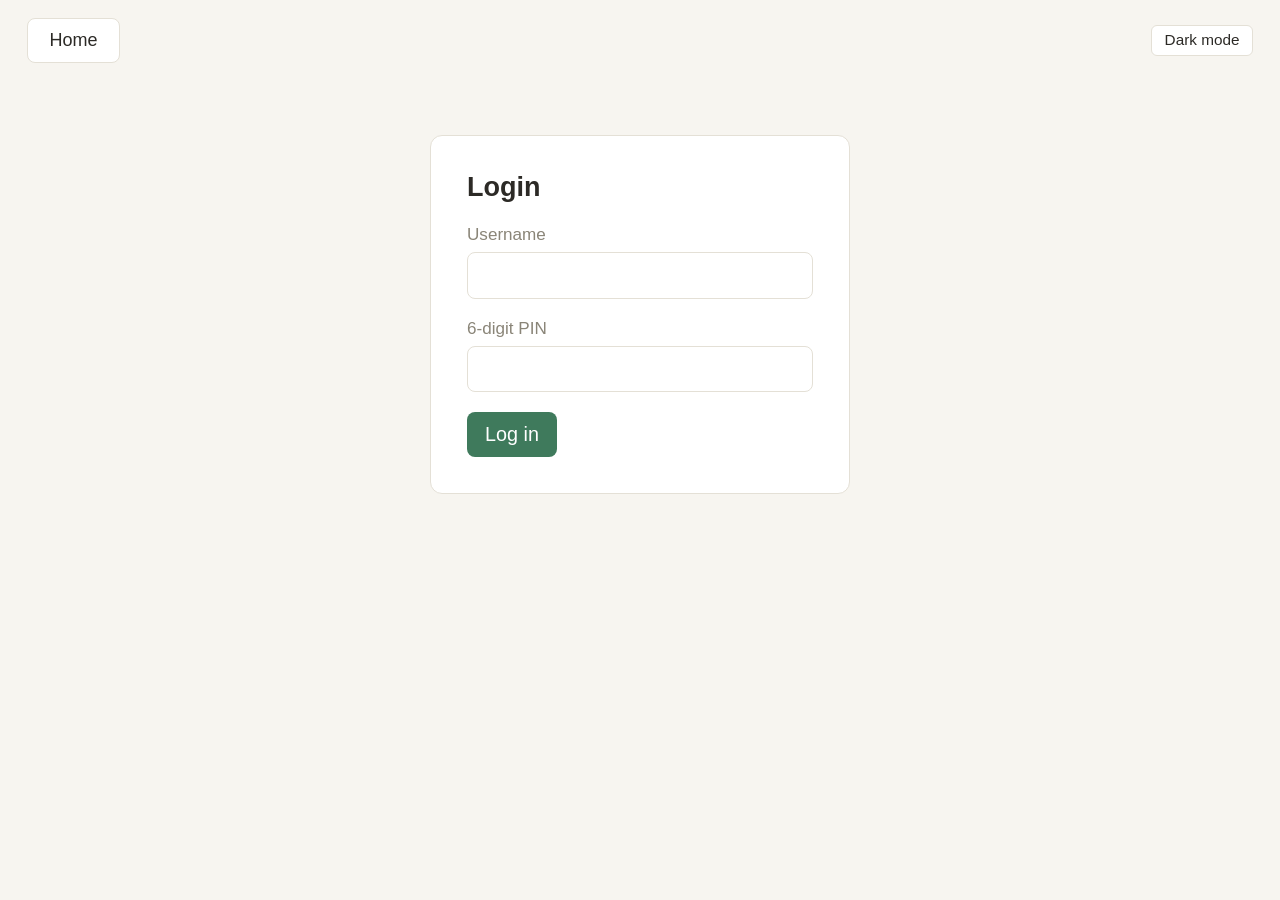
<file: frontend/login.html>
<!DOCTYPE html>
<html lang="en">
<head>
<meta charset="UTF-8">
<script>(function(){if(localStorage.getItem("theme")==="dark")document.documentElement.setAttribute("data-theme","dark");})();</script>
<meta name="viewport" content="width=device-width, initial-scale=1.0">
<title>Login &mdash; Family Task Tracker</title>
<link rel="icon" href="icons/icon-checkmark.svg" type="image/svg+xml">
<link rel="alternate icon" href="icons/favicon.ico">
<link rel="apple-touch-icon" href="icons/apple-touch-icon.png">
<link rel="stylesheet" href="css/style.css">
</head>
<body>
  <div class="topbar">
    <a class="button" href="index.html">Home</a>
    <button id="theme-toggle-btn" class="small"></button>
  </div>

  <div class="card">
    <h2>Login</h2>
    <form id="login-form">
      <div class="field">
        <label for="username">Username</label>
        <input id="username" name="username" autocomplete="username" required>
      </div>
      <div class="field">
        <label for="pin">6-digit PIN</label>
        <input id="pin" name="pin" type="password" inputmode="numeric" pattern="\d{6}" maxlength="6" autocomplete="current-password" required>
      </div>
      <button type="submit" class="primary">Log in</button>
      <p id="error" class="error-text" style="display:none;"></p>
    </form>
  </div>

  <script src="js/api.js"></script>
  <script src="js/theme.js"></script>
  <script src="js/login.js"></script>
</body>
</html>
</file>
<file: frontend/css/style.css>
:root {
  --bg: #f7f5f0;
  --card-bg: #ffffff;
  --ink: #2c2a26;
  --muted: #8a8578;
  --accent: #3f7a5c;
  --accent-dark: #2f5e46;
  --danger: #b5473a;
  --border: #e4e0d6;
  font-size: 18px;
}

/* Dark mode -- toggled via js/theme.js, which sets/removes this attribute
   on <html> and persists the choice in localStorage. Every rule in this
   file already reads colors through these custom properties, so redefining
   them here is enough to reskin the whole app; the only exceptions are a
   handful of hardcoded colors below (footer-note, role tags) that get
   their own dark-mode overrides further down. */
[data-theme="dark"] {
  --bg: #1c1c1e;
  --card-bg: #2a2a2d;
  --ink: #f0f0f0;
  --muted: #a8a8ac;
  --accent: #2f5fa8;
  --accent-dark: #1f4470;
  --danger: #e0665a;
  --border: #3d3d40;
}

* { box-sizing: border-box; }

body {
  margin: 0;
  font-family: -apple-system, BlinkMacSystemFont, "Segoe UI", Roboto, sans-serif;
  background: var(--bg);
  color: var(--ink);
  min-height: 100vh;
  transition: background-color 0.15s ease, color 0.15s ease;
}

.topbar {
  display: flex;
  justify-content: space-between;
  align-items: center;
  padding: 1rem 1.5rem;
}

.topbar button, .topbar a.button {
  font-size: 1rem;
  padding: 0.6rem 1.2rem;
  border-radius: 8px;
  border: 1px solid var(--border);
  background: var(--card-bg);
  color: var(--ink);
  text-decoration: none;
  cursor: pointer;
}

.topbar a.button:hover, .topbar button:hover { background: var(--border); }

main {
  max-width: 900px;
  margin: 0 auto;
  padding: 1rem 1.5rem 4rem;
}

h1 { text-align: center; font-size: 1.6rem; margin-bottom: 1.5rem; }

.date-picker {
  display: flex;
  justify-content: center;
  margin-bottom: 2rem;
}

select, input, button.primary {
  font-size: 1.1rem;
  padding: 0.6rem 1rem;
  border-radius: 8px;
  border: 1px solid var(--border);
}

button.primary {
  background: var(--accent);
  color: white;
  border: none;
  cursor: pointer;
}

button.primary:hover { background: var(--accent-dark); }

.tabs {
  display: flex;
  gap: 0.5rem;
  flex-wrap: wrap;
  justify-content: center;
  margin-bottom: 1.5rem;
}

.tab {
  padding: 0.6rem 1.4rem;
  border-radius: 999px;
  border: 1px solid var(--border);
  background: var(--card-bg);
  cursor: pointer;
  font-weight: 600;
}

.tab.active {
  background: var(--accent);
  color: white;
  border-color: var(--accent);
}

.task-card {
  background: var(--card-bg);
  border: 1px solid var(--border);
  border-radius: 12px;
  padding: 1.5rem;
}

.task-row {
  display: flex;
  align-items: center;
  gap: 0.9rem;
  padding: 0.8rem 0.3rem;
  font-size: 1.2rem;
}

/* Groups a top-level task with its subtasks so they drag as one unit when
   reordering the list; the divider between tasks lives on the group now,
   not on individual rows (a master + its subtasks share one). */
.task-group { border-bottom: 1px solid var(--border); }
.task-group:last-child { border-bottom: none; }

.drag-handle {
  cursor: grab;
  color: var(--muted);
  padding: 0 0.2rem;
  font-size: 1.1rem;
  line-height: 1;
  user-select: none;
  flex-shrink: 0;
}

.drag-handle:active { cursor: grabbing; }

.task-group.dragging, .task-row.dragging, .item-row.dragging, .task-builder-item.dragging {
  opacity: 0.4;
}

.task-row input[type="checkbox"] {
  width: 1.6rem;
  height: 1.6rem;
  cursor: pointer;
  flex-shrink: 0;
}

.task-text { cursor: pointer; }

.task-row.checked .task-text {
  color: var(--muted);
  text-decoration: line-through;
}

/* Master tasks (have subtasks): no checkbox, bold, greys out on its own once
   every subtask is checked -- never clicked directly. */
.master-text {
  font-weight: 700;
  cursor: default;
}

.task-row:has(.master-text) {
  padding-left: 0.3rem;
}

.subtask-row {
  padding-left: 2.4rem;
  font-size: 1.05rem;
}

.subtask-row .task-text { cursor: pointer; }

.footer-note {
  text-align: center;
  color: #757166; /* slightly darker than var(--muted) #8a8578 */
  margin-top: 2rem;
  font-size: 1.075rem; /* root is 18px/13.5pt -- this is +1pt */
  font-weight: 600;
  font-style: italic;
}

[data-theme="dark"] .footer-note {
  color: #c9c2ae; /* same warm hue family as light mode's footer-note, but
                      lighter (more prominent) than dark mode's --muted,
                      mirroring the light-mode "darker than --muted" relationship */
}

.empty-state {
  text-align: center;
  color: var(--muted);
  padding: 2rem;
}

/* Login / dashboard */
.card {
  background: var(--card-bg);
  border: 1px solid var(--border);
  border-radius: 12px;
  padding: 2rem;
  max-width: 420px;
  margin: 3rem auto;
}

.card h2 { margin-top: 0; }

.field { margin-bottom: 1.1rem; display: flex; flex-direction: column; gap: 0.4rem; }
.field label { font-size: 0.95rem; color: var(--muted); }

.error-text { color: var(--danger); margin-top: 0.5rem; }

.section {
  background: var(--card-bg);
  border: 1px solid var(--border);
  border-radius: 12px;
  padding: 1.5rem;
  margin-bottom: 1.5rem;
}

.section h2 { margin-top: 0; font-size: 1.25rem; }

table { width: 100%; border-collapse: collapse; font-size: 0.95rem; }
th, td { text-align: left; padding: 0.5rem; border-bottom: 1px solid var(--border); }
th { color: var(--muted); font-weight: 600; }

.row-actions { display: flex; gap: 0.4rem; }
.row-actions button { font-size: 0.85rem; padding: 0.3rem 0.6rem; cursor: pointer; border-radius: 6px; border: 1px solid var(--border); background: var(--bg); }
.row-actions button.danger { color: var(--danger); border-color: var(--danger); }

.inline-form { display: flex; gap: 0.5rem; flex-wrap: wrap; align-items: center; margin-top: 0.8rem; }
.inline-form input, .inline-form select { flex: 1; min-width: 120px; }

.tag { display: inline-block; padding: 0.15rem 0.5rem; border-radius: 999px; background: var(--border); font-size: 0.8rem; }
.tag.admin { background: #e7d9c9; color: #2c2a26; }
.tag.manager { background: #d9e7df; color: #2c2a26; }

[data-theme="dark"] .tag.admin { background: #5c4a30; color: #f0f0f0; }
[data-theme="dark"] .tag.manager { background: #2d4a3a; color: #f0f0f0; }

/* Task-builder (list creation form) */
.task-builder-item {
  border: 1px solid var(--border);
  border-radius: 8px;
  padding: 0.7rem;
  margin-bottom: 0.6rem;
  background: var(--bg);
}

.task-builder-item .item-row {
  display: flex;
  gap: 0.5rem;
  align-items: center;
}

.task-builder-item .item-row input[type="text"] {
  flex: 1;
}

.task-builder-subtasks {
  margin: 0.6rem 0 0 1.8rem;
  display: flex;
  flex-direction: column;
  gap: 0.4rem;
}

button.small {
  font-size: 0.85rem;
  padding: 0.3rem 0.7rem;
  border-radius: 6px;
  border: 1px solid var(--border);
  background: var(--card-bg);
  cursor: pointer;
}

button.small.danger { color: var(--danger); border-color: var(--danger); }

#add-task-row-btn {
  font-size: 0.95rem;
  padding: 0.5rem 1rem;
  border-radius: 8px;
  border: 1px dashed var(--accent);
  background: transparent;
  color: var(--accent);
  cursor: pointer;
}

/* Collapsible task-list cards (accordion) + nested Audit Trail rollup */
.list-card-header {
  display: flex;
  align-items: center;
  gap: 0.6rem;
}

.caret-btn {
  display: inline-flex;
  align-items: center;
  justify-content: center;
  background: none;
  border: none;
  color: var(--muted);
  cursor: pointer;
  padding: 0.3rem;
  flex-shrink: 0;
  transition: color 0.15s ease;
}

.caret-btn svg {
  transform: rotate(0deg);
  transition: transform 0.15s ease;
}

.caret-btn.expanded {
  color: var(--accent);
}

.caret-btn.expanded svg {
  transform: rotate(90deg);
}

.list-card-body {
  margin-top: 0.9rem;
  padding-top: 0.9rem;
  border-top: 1px solid var(--border);
}

.audit-toggle-row {
  display: flex;
  align-items: center;
  gap: 0.4rem;
  margin-top: 1.2rem;
  cursor: pointer;
  user-select: none;
}

.audit-toggle-label {
  font-weight: 600;
}

.audit-trail {
  margin-top: 0.6rem;
  margin-left: 1.9rem;
}
</file>
